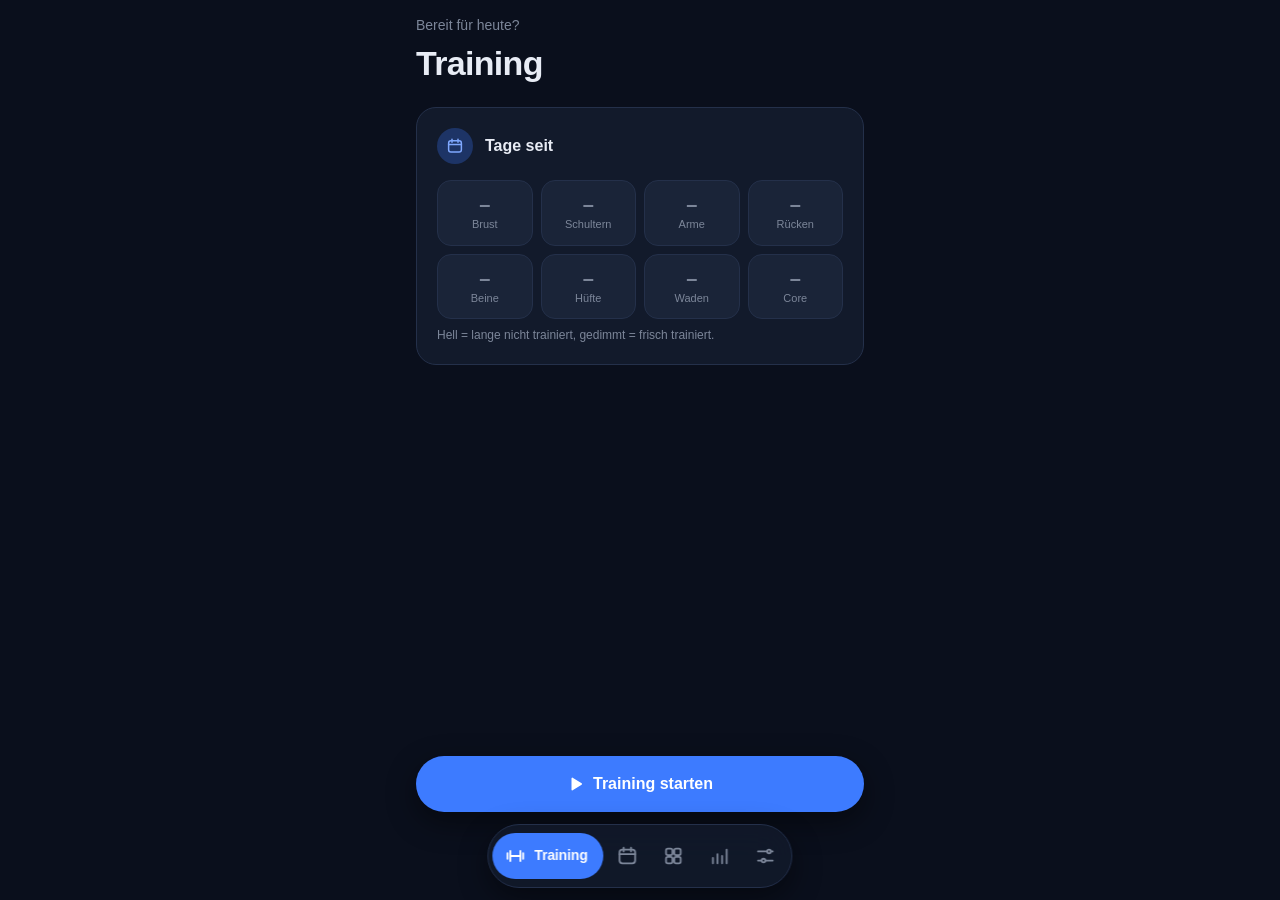
<file: index.html>
<!doctype html>
<html lang="de">
<head>
  <meta charset="utf-8">
  <meta name="viewport" content="width=device-width, initial-scale=1, viewport-fit=cover">
  <title>Overload</title>
  <meta name="description" content="Persönliche Gym-App für Trainingsdokumentation und Progressive Overload">
  <meta name="theme-color" content="#0A0F1C">
  <meta name="color-scheme" content="dark">

  <!-- iPhone: Start vom Homescreen ohne Safari-Leiste, dunkle Statusleiste -->
  <meta name="mobile-web-app-capable" content="yes">
  <meta name="apple-mobile-web-app-capable" content="yes">
  <meta name="apple-mobile-web-app-status-bar-style" content="black-translucent">
  <meta name="apple-mobile-web-app-title" content="Overload">
  <link rel="apple-touch-icon" href="assets/icons/icon-180.png">

  <link rel="manifest" href="manifest.webmanifest">
  <link rel="icon" href="assets/icons/icon-192.png" type="image/png">

  <link rel="stylesheet" href="css/tokens.css">
  <link rel="stylesheet" href="css/base.css">
  <link rel="stylesheet" href="css/components.css">
</head>
<body>
  <main id="app" class="app"></main>
  <script type="module" src="js/app.js"></script>
</body>
</html>
</file>
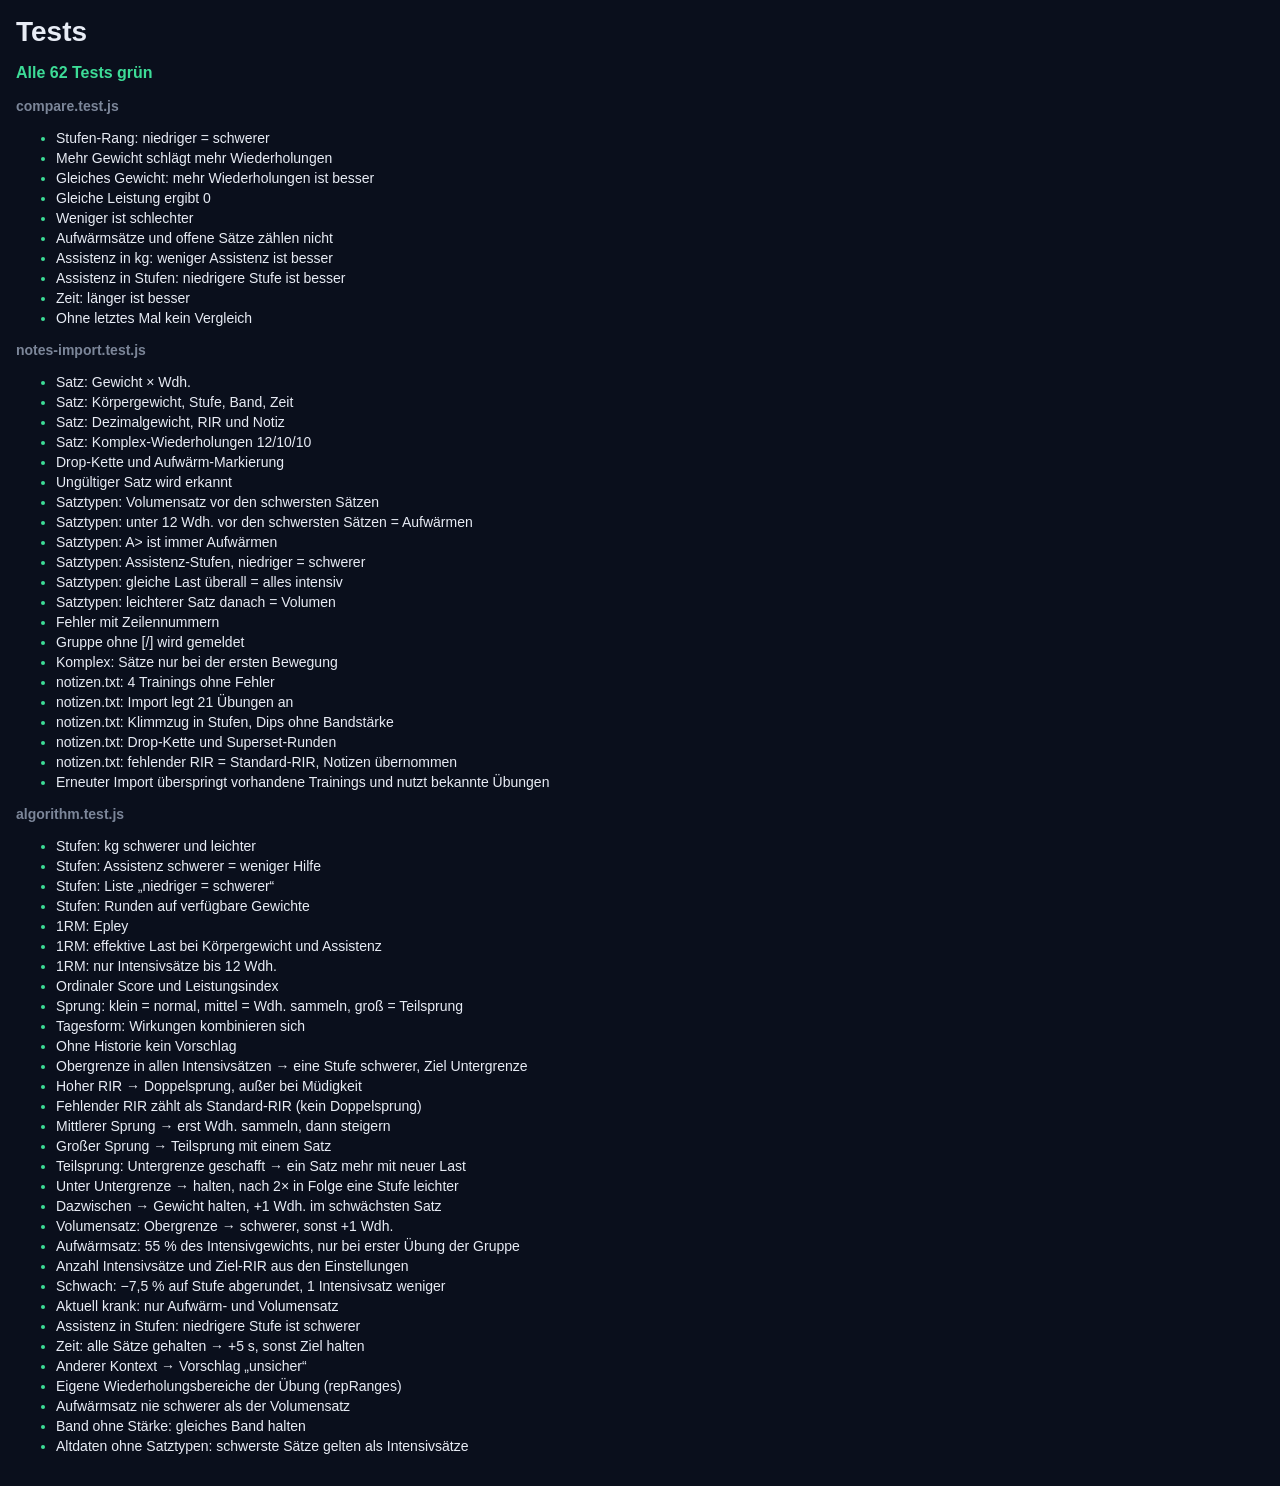
<file: tests/tests.html>
<!doctype html>
<html lang="de">
<head>
  <meta charset="utf-8">
  <meta name="viewport" content="width=device-width, initial-scale=1">
  <title>Overload – Tests</title>
  <link rel="stylesheet" href="../css/tokens.css">
  <style>
    body { margin: 0; padding: var(--space-4); background: var(--bg); color: var(--text); font-family: var(--font); }
    h1 { font-size: var(--text-xl); margin: 0 0 var(--space-2); }
    .summary { margin-bottom: var(--space-4); font-weight: 700; }
    .summary.pass { color: var(--success); }
    .summary.fail { color: var(--danger); }
    h2 { font-size: var(--text-sm); color: var(--text-muted); margin: var(--space-4) 0 var(--space-2); }
    li { font-size: var(--text-sm); margin-bottom: var(--space-1); }
    .pass::marker { color: var(--success); }
    .fail { color: var(--danger); }
  </style>
</head>
<body>
  <h1>Tests</h1>
  <p class="summary" id="summary">Läuft …</p>
  <div id="results"></div>
  <script type="module">
    // Testdateien: jede exportiert ein Objekt { 'Name': (assert) => { … } }
    const files = ['./compare.test.js', './notes-import.test.js', './algorithm.test.js'];

    const assert = {
      equal(actual, expected) {
        if (actual !== expected) throw new Error(`erwartet ${JSON.stringify(expected)}, erhalten ${JSON.stringify(actual)}`);
      },
      ok(value, message = 'Bedingung nicht erfüllt') {
        if (!value) throw new Error(message);
      },
    };

    let passed = 0;
    let failed = 0;
    const results = document.getElementById('results');

    for (const file of files) {
      const { default: tests } = await import(file);
      const heading = document.createElement('h2');
      heading.textContent = file.replace('./', '');
      const list = document.createElement('ul');
      results.append(heading, list);

      for (const [name, test] of Object.entries(tests)) {
        const item = document.createElement('li');
        try {
          await test(assert);
          item.className = 'pass';
          item.textContent = name;
          passed++;
        } catch (error) {
          item.className = 'fail';
          item.textContent = `${name}: ${error.message}`;
          failed++;
        }
        list.append(item);
      }
    }

    const summary = document.getElementById('summary');
    summary.textContent = failed ? `${failed} von ${passed + failed} Tests fehlgeschlagen` : `Alle ${passed} Tests grün`;
    summary.className = `summary ${failed ? 'fail' : 'pass'}`;
  </script>
</body>
</html>
</file>
<file: css/tokens.css>
/* Design-Tokens (SPEC.md, Abschnitt 3). Farben, Abstände und Radien nur hier definieren. */
:root {
  /* Farben */
  --bg: #0A0F1C;
  --surface: #121A2B;
  --surface-2: #1A2438;
  --border: #24304A;
  --accent: #3D7BFF;
  --accent-soft: #7FA8FF;
  --accent-dim: #1D3466;
  --on-accent: #FFFFFF;
  --text: #E8ECF5;
  --text-muted: #7C8699;

  --set-warmup: #5B6478;
  --set-volume: #3D7BFF;
  --set-intense: #FF8A3D;
  --set-drop: #FFB27D;

  --success: #3DDC97;
  --warning: #FFC24D;
  --danger: #FF5C6C;

  /* Radien */
  --radius-card: 20px;
  --radius-inner: 14px;
  --radius-pill: 999px;

  /* Abstände */
  --space-1: 4px;
  --space-2: 8px;
  --space-3: 12px;
  --space-4: 16px;
  --space-5: 20px;
  --space-6: 24px;
  --space-8: 32px;

  /* Schrift */
  --font: -apple-system, BlinkMacSystemFont, "SF Pro Text", "Helvetica Neue", sans-serif;
  --text-xs: 12px;
  --text-sm: 14px;
  --text-md: 16px;
  --text-lg: 20px;
  --text-xl: 28px;
  --text-xxl: 34px;

  /* Bedienung */
  --tap-min: 44px;
  --transition: 200ms ease;

  /* Fotos und Überlagerungen */
  --photo-overlay: linear-gradient(180deg, rgba(10, 15, 28, 0) 30%, rgba(10, 15, 28, 0.92) 100%);
  --photo-empty: linear-gradient(135deg, #1D3466 0%, #121A2B 70%);
  --scrim: rgba(0, 0, 0, 0.55);
  --shadow-float: 0 10px 30px rgba(0, 0, 0, 0.45);

  /* Aktives Training */
  --drop-indent: 20px;

  /* Tab-Leiste */
  --tabbar-height: 64px;
  --tabbar-gap: 12px;
  --tabbar-bg: rgba(18, 26, 43, 0.86);
}
</file>
<file: css/base.css>
/* Grundaussehen: Hintergrund, Schrift, sichere Bereiche des iPhones */
*,
*::before,
*::after {
  box-sizing: border-box;
}

html {
  -webkit-text-size-adjust: 100%;
  background: var(--bg);
}

body {
  margin: 0;
  min-height: 100dvh;
  background: var(--bg);
  color: var(--text);
  font-family: var(--font);
  font-size: var(--text-md);
  line-height: 1.4;
  -webkit-font-smoothing: antialiased;
  -webkit-tap-highlight-color: transparent;
  overscroll-behavior-y: none;
}

/* hidden gilt immer, auch wenn eine Komponente display setzt */
[hidden] {
  display: none !important;
}

button {
  font: inherit;
  color: inherit;
  background: none;
  border: 0;
  padding: 0;
  cursor: pointer;
  touch-action: manipulation;
}

h1,
h2,
h3,
p {
  margin: 0;
}

.num {
  font-variant-numeric: tabular-nums;
}

.app {
  padding:
    calc(env(safe-area-inset-top) + var(--space-4))
    var(--space-4)
    calc(env(safe-area-inset-bottom) + var(--tabbar-height) + var(--tabbar-gap) * 2 + var(--space-4));
  max-width: 480px;
  margin: 0 auto;
}

.screen {
  display: none;
  animation: screen-in var(--transition);
}

.screen.is-active {
  display: block;
}

/* Nur Deckkraft animieren: ein transform würde schwebende Buttons im Screen kurz verschieben */
@keyframes screen-in {
  from { opacity: 0; }
  to { opacity: 1; }
}

@media (prefers-reduced-motion: reduce) {
  .screen { animation: none; }
}
</file>
<file: css/components.css>
/* Komponenten: Kopfzeile, Karten, schwebende Tab-Leiste */

/* Kopfzeile eines Screens */
.screen-header {
  margin-bottom: var(--space-5);
}

.screen-eyebrow {
  font-size: var(--text-sm);
  color: var(--text-muted);
  margin-bottom: var(--space-1);
}

.screen-title {
  font-size: var(--text-xxl);
  font-weight: 700;
  letter-spacing: -0.02em;
}

/* Karte */
.card {
  background: var(--surface);
  border: 1px solid var(--border);
  border-radius: var(--radius-card);
  padding: var(--space-5);
}

.card + .card {
  margin-top: var(--space-3);
}

.card-title {
  font-size: var(--text-md);
  font-weight: 600;
  margin-bottom: var(--space-2);
}

.card-text {
  font-size: var(--text-sm);
  color: var(--text-muted);
}

/* Platzhalter-Karte für noch leere Tabs */
.placeholder {
  display: flex;
  flex-direction: column;
  align-items: center;
  text-align: center;
  gap: var(--space-3);
  padding: var(--space-8) var(--space-5);
}

.placeholder-icon {
  display: grid;
  place-items: center;
  width: 56px;
  height: 56px;
  border-radius: var(--radius-pill);
  background: var(--accent-dim);
  color: var(--accent-soft);
}

.placeholder-icon svg {
  width: 26px;
  height: 26px;
}

.badge {
  display: inline-block;
  padding: var(--space-1) var(--space-3);
  border-radius: var(--radius-pill);
  background: var(--surface-2);
  border: 1px solid var(--border);
  font-size: var(--text-xs);
  color: var(--text-muted);
}

/* Schwebende Tab-Leiste */
.tabbar {
  position: fixed;
  left: 50%;
  bottom: calc(env(safe-area-inset-bottom) + var(--tabbar-gap));
  transform: translateX(-50%);
  z-index: 10;
  display: flex;
  align-items: center;
  gap: 2px;
  height: var(--tabbar-height);
  max-width: calc(100vw - var(--space-4) * 2);
  padding: var(--space-2) var(--space-1);
  background: var(--tabbar-bg);
  border: 1px solid var(--border);
  border-radius: var(--radius-pill);
  -webkit-backdrop-filter: blur(20px) saturate(140%);
  backdrop-filter: blur(20px) saturate(140%);
  box-shadow: var(--shadow-float);
}

.tab {
  display: flex;
  align-items: center;
  justify-content: center;
  gap: var(--space-2);
  min-width: var(--tap-min);
  height: 100%;
  min-height: var(--tap-min);
  padding: 0 var(--space-2);
  border-radius: var(--radius-pill);
  color: var(--text-muted);
  transition: background-color var(--transition), color var(--transition);
}

.tab svg {
  width: 22px;
  height: 22px;
  flex-shrink: 0;
}

.tab-label {
  display: none;
  font-size: var(--text-sm);
  font-weight: 600;
  letter-spacing: -0.01em;
  white-space: nowrap;
}

.tab.is-active {
  background: var(--accent);
  color: var(--on-accent);
  padding: 0 var(--space-4) 0 var(--space-3);
}

.tab.is-active .tab-label {
  display: inline;
}

.tab:focus-visible {
  outline: 2px solid var(--accent-soft);
  outline-offset: 2px;
}

/* Abstände zwischen Karten und Elementen */
.stack {
  display: flex;
  flex-direction: column;
  gap: var(--space-3);
}

.stack-sm {
  display: flex;
  flex-direction: column;
  gap: var(--space-2);
}

.row {
  display: flex;
  gap: var(--space-2);
  margin-top: var(--space-3);
}

.row > .field {
  flex: 1;
  min-width: 0;
}

/* Kartenkopf mit Icon und Wert rechts */
.card-header {
  display: flex;
  align-items: center;
  gap: var(--space-3);
  margin-bottom: var(--space-4);
}

.card-header .card-title {
  margin: 0;
  flex: 1;
}

.card-aside {
  display: flex;
  flex-direction: column;
  align-items: flex-end;
  line-height: 1.15;
}

.icon-chip {
  display: grid;
  place-items: center;
  width: 36px;
  height: 36px;
  flex-shrink: 0;
  border-radius: var(--radius-pill);
  background: var(--accent-dim);
  color: var(--accent-soft);
}

.icon-chip svg {
  width: 18px;
  height: 18px;
}

.value-lg {
  font-size: var(--text-lg);
  font-weight: 700;
}

.value-lg small {
  font-size: var(--text-sm);
  font-weight: 500;
  color: var(--text-muted);
}

.meta {
  font-size: var(--text-xs);
  color: var(--text-muted);
}

.hint {
  font-size: var(--text-xs);
  color: var(--text-muted);
  margin-top: var(--space-2);
}

.status {
  font-size: var(--text-sm);
  margin-bottom: var(--space-4);
  padding-left: var(--space-4);
  position: relative;
}

.status::before {
  content: '';
  position: absolute;
  left: 0;
  top: 50%;
  width: 8px;
  height: 8px;
  margin-top: -4px;
  border-radius: var(--radius-pill);
}

.status-ok::before { background: var(--success); }
.status-warning::before { background: var(--warning); }

.text-success { color: var(--success); }
.text-warning { color: var(--warning); }

/* Buttons */
.btn {
  display: inline-flex;
  align-items: center;
  justify-content: center;
  gap: var(--space-2);
  min-height: var(--tap-min);
  padding: 0 var(--space-5);
  border-radius: var(--radius-pill);
  font-size: var(--text-md);
  font-weight: 600;
  transition: background-color var(--transition), opacity var(--transition), transform var(--transition);
}

.btn:active {
  transform: scale(0.98);
}

.btn:disabled {
  opacity: 0.6;
}

.btn svg {
  width: 20px;
  height: 20px;
}

.btn-block {
  width: 100%;
}

.btn-primary {
  background: var(--accent);
  color: var(--on-accent);
}

.btn-secondary {
  background: var(--surface-2);
  border: 1px solid var(--border);
}

.btn-danger {
  background: var(--surface-2);
  border: 1px solid var(--border);
  color: var(--danger);
}

.btn-ghost {
  color: var(--text-muted);
}

.icon-btn {
  display: grid;
  place-items: center;
  width: var(--tap-min);
  height: var(--tap-min);
  margin-right: calc(var(--space-3) * -1);
  border-radius: var(--radius-pill);
  color: var(--text-muted);
}

.icon-btn svg {
  width: 18px;
  height: 18px;
}

.icon-btn:active {
  background: var(--surface-2);
}

/* Eingabefelder */
.field {
  min-height: var(--tap-min);
  padding: 0 var(--space-4);
  background: var(--surface-2);
  border: 1px solid var(--border);
  border-radius: var(--radius-pill);
  color: var(--text);
  font: inherit;
  color-scheme: dark;
}

.field:focus,
.stepper-input:focus {
  outline: none;
  border-color: var(--accent);
}

/* −/+ Eingabe für Zahlen */
.stepper {
  display: flex;
  align-items: center;
  gap: var(--space-2);
}

.stepper-btn {
  display: grid;
  place-items: center;
  width: 56px;
  height: 56px;
  flex-shrink: 0;
  border-radius: var(--radius-pill);
  background: var(--surface-2);
  border: 1px solid var(--border);
  color: var(--text);
}

.stepper-btn:active {
  background: var(--accent-dim);
}

.stepper-btn svg {
  width: 22px;
  height: 22px;
}

.stepper-value {
  flex: 1;
  display: flex;
  align-items: baseline;
  justify-content: center;
  gap: var(--space-1);
  height: 56px;
  padding-top: var(--space-2);
  background: var(--surface-2);
  border: 1px solid var(--border);
  border-radius: var(--radius-inner);
}

.stepper-input {
  width: 4.5ch;
  padding: 0;
  background: none;
  border: 0;
  color: var(--text);
  font: inherit;
  font-size: var(--text-xl);
  font-weight: 700;
  text-align: right;
}

.stepper-unit {
  color: var(--text-muted);
  font-size: var(--text-sm);
}

/* Listen in Karten */
.list {
  list-style: none;
  margin: var(--space-4) 0 0;
  padding: 0;
}

.list-row {
  display: flex;
  align-items: center;
  gap: var(--space-3);
  min-height: var(--tap-min);
  border-top: 1px solid var(--border);
}

.list-row-sub .list-label {
  font-size: var(--text-xs);
  color: var(--text-muted);
}

.list-label {
  flex: 1;
  font-size: var(--text-sm);
}

.list-value {
  font-size: var(--text-sm);
  font-weight: 600;
}

.list-value.meta {
  font-weight: 400;
}

/* Bottom-Sheet */
.sheet-overlay {
  position: fixed;
  inset: 0;
  z-index: 30;
  display: flex;
  align-items: flex-end;
  justify-content: center;
  background: transparent;
  transition: background-color var(--transition);
}

.sheet-overlay.is-open {
  background: var(--scrim);
}

.sheet {
  width: 100%;
  max-width: 480px;
  max-height: 90dvh;
  overflow-y: auto;
  padding: var(--space-3) var(--space-5) calc(env(safe-area-inset-bottom) + var(--space-4));
  background: var(--surface);
  border: 1px solid var(--border);
  border-bottom: 0;
  border-radius: var(--radius-card) var(--radius-card) 0 0;
  transform: translateY(100%);
  transition: transform 250ms ease;
}

.sheet-overlay.is-open .sheet {
  transform: none;
}

.sheet-handle {
  width: 36px;
  height: 5px;
  margin: 0 auto var(--space-4);
  border-radius: var(--radius-pill);
  background: var(--border);
}

.sheet-title {
  font-size: var(--text-lg);
  font-weight: 700;
  margin-bottom: var(--space-2);
}

.sheet-text {
  font-size: var(--text-sm);
  color: var(--text-muted);
  margin-bottom: var(--space-4);
}

.sheet-actions {
  display: flex;
  flex-direction: column;
  gap: var(--space-2);
  margin-top: var(--space-5);
}

/* Kurze Meldung oben am Bildschirm */
.toast {
  position: fixed;
  left: 50%;
  top: calc(env(safe-area-inset-top) + var(--space-3));
  z-index: 40;
  max-width: calc(100vw - var(--space-8));
  padding: var(--space-3) var(--space-5);
  border-radius: var(--radius-pill);
  background: var(--surface-2);
  border: 1px solid var(--border);
  font-size: var(--text-sm);
  font-weight: 600;
  text-align: center;
  box-shadow: var(--shadow-float);
  opacity: 0;
  transform: translate(-50%, -8px);
  transition: opacity var(--transition), transform var(--transition);
}

.toast.is-visible {
  opacity: 1;
  transform: translate(-50%, 0);
}

.toast-success { border-color: var(--success); }
.toast-danger { border-color: var(--danger); }

@media (prefers-reduced-motion: reduce) {
  .sheet,
  .toast {
    transition: none;
  }
}

/* Umschalter (Segmente) */
.segmented {
  display: flex;
  padding: var(--space-1);
  background: var(--surface-2);
  border: 1px solid var(--border);
  border-radius: var(--radius-pill);
}

.segment {
  flex: 1;
  min-height: 38px;
  padding: 0 var(--space-3);
  border-radius: var(--radius-pill);
  font-size: var(--text-sm);
  font-weight: 600;
  color: var(--text-muted);
  transition: background-color var(--transition), color var(--transition);
}

.segment.is-active {
  background: var(--accent);
  color: var(--on-accent);
}

/* Pillen-Filter */
.pills {
  display: flex;
  flex-wrap: wrap;
  gap: var(--space-2);
}

.pills-scroll {
  flex-wrap: nowrap;
  overflow-x: auto;
  margin: 0 calc(var(--space-4) * -1);
  padding: 0 var(--space-4);
  scrollbar-width: none;
}

.pills-scroll::-webkit-scrollbar {
  display: none;
}

.pill {
  flex-shrink: 0;
  min-height: 38px;
  padding: 0 var(--space-4);
  border-radius: var(--radius-pill);
  background: var(--surface);
  border: 1px solid var(--border);
  font-size: var(--text-sm);
  font-weight: 500;
  color: var(--text);
  transition: background-color var(--transition), color var(--transition), border-color var(--transition);
}

.pill.is-active {
  background: var(--text);
  border-color: var(--text);
  color: var(--bg);
  font-weight: 600;
}

/* Suche */
.search {
  display: flex;
  align-items: center;
  gap: var(--space-2);
  min-height: var(--tap-min);
  padding: 0 var(--space-4);
  background: var(--surface);
  border: 1px solid var(--border);
  border-radius: var(--radius-pill);
  color: var(--text-muted);
}

.search svg {
  width: 18px;
  height: 18px;
  flex-shrink: 0;
}

.search-input {
  flex: 1;
  min-width: 0;
  min-height: var(--tap-min);
  background: none;
  border: 0;
  color: var(--text);
  font: inherit;
  -webkit-appearance: none;
  appearance: none;
}

.search-input:focus {
  outline: none;
}

.filters {
  margin-bottom: var(--space-4);
}

/* Übungskarten mit Foto */
.exercise-list {
  display: flex;
  flex-direction: column;
  gap: var(--space-3);
}

.exercise-card {
  position: relative;
  display: flex;
  align-items: flex-end;
  width: 100%;
  height: 148px;
  padding: var(--space-4);
  overflow: hidden;
  border: 1px solid var(--border);
  border-radius: var(--radius-card);
  background: var(--photo-empty);
  background-size: cover;
  background-position: center;
  text-align: left;
  transition: transform var(--transition);
}

.exercise-card:active {
  transform: scale(0.985);
}

.exercise-card::before {
  content: '';
  position: absolute;
  inset: 0;
  background: var(--photo-overlay);
}

.exercise-card.is-archived {
  opacity: 0.55;
}

.exercise-card-initial {
  position: absolute;
  right: var(--space-5);
  top: 50%;
  transform: translateY(-50%);
  font-size: 88px;
  font-weight: 800;
  line-height: 1;
  color: var(--accent);
  opacity: 0.35;
}

.exercise-card-text {
  position: relative;
  display: flex;
  flex-direction: column;
  gap: 2px;
  min-width: 0;
}

.exercise-card-name {
  font-size: var(--text-md);
  font-weight: 700;
  color: var(--text);
}

.exercise-card-meta {
  font-size: var(--text-xs);
  color: var(--text-muted);
}

.exercise-card.has-photo .exercise-card-meta {
  color: var(--text);
  opacity: 0.8;
}

.chip {
  position: absolute;
  left: var(--space-3);
  top: var(--space-3);
  padding: 3px var(--space-3);
  border-radius: var(--radius-pill);
  background: var(--tabbar-bg);
  -webkit-backdrop-filter: blur(10px);
  backdrop-filter: blur(10px);
  font-size: var(--text-xs);
  font-weight: 600;
  color: var(--text);
}

.chip-new {
  background: var(--accent);
  color: var(--on-accent);
}

.chip-archived {
  left: auto;
  right: var(--space-3);
}

/* Schwebender Hinzufügen-Button über der Tab-Leiste */
.fab {
  position: fixed;
  right: var(--space-4);
  bottom: calc(env(safe-area-inset-bottom) + var(--tabbar-height) + var(--tabbar-gap) * 2);
  z-index: 9;
  display: inline-flex;
  align-items: center;
  gap: var(--space-2);
  min-height: 48px;
  padding: 0 var(--space-5) 0 var(--space-4);
  border-radius: var(--radius-pill);
  background: var(--accent);
  color: var(--on-accent);
  font-weight: 600;
  box-shadow: var(--shadow-float);
}

.fab svg {
  width: 20px;
  height: 20px;
}

#screen-exercises {
  padding-bottom: calc(48px + var(--space-4));
}

/* Vollbild-Ansicht */
body.has-view {
  overflow: hidden;
}

body.has-view .tabbar,
body.has-view .fab {
  display: none;
}

.view {
  position: fixed;
  inset: 0;
  z-index: 20;
  display: flex;
  flex-direction: column;
  background: var(--bg);
  transform: translateX(100%);
  transition: transform 250ms ease;
}

.view.is-open {
  transform: none;
}

.view-header {
  display: flex;
  align-items: center;
  gap: var(--space-2);
  padding: calc(env(safe-area-inset-top) + var(--space-2)) var(--space-4) var(--space-2);
  border-bottom: 1px solid var(--border);
}

.view-back {
  display: inline-flex;
  align-items: center;
  min-height: var(--tap-min);
  margin-left: calc(var(--space-2) * -1);
  padding-right: var(--space-2);
  color: var(--accent-soft);
  font-weight: 500;
}

.view-back svg {
  width: 24px;
  height: 24px;
}

.view-title {
  flex: 1;
  font-size: var(--text-md);
  font-weight: 700;
  text-align: center;
  margin-right: 72px;
}

.view-body {
  flex: 1;
  overflow-y: auto;
  -webkit-overflow-scrolling: touch;
  padding: var(--space-4);
}

.view-footer {
  padding: var(--space-3) var(--space-4) calc(env(safe-area-inset-bottom) + var(--space-3));
  background: var(--bg);
  border-top: 1px solid var(--border);
}

/* Formular */
.form {
  display: flex;
  flex-direction: column;
  gap: var(--space-5);
  max-width: 480px;
  margin: 0 auto;
}

.form-section {
  display: flex;
  flex-direction: column;
  gap: var(--space-3);
}

.form-section-title {
  font-size: var(--text-xs);
  font-weight: 700;
  letter-spacing: 0.06em;
  text-transform: uppercase;
  color: var(--text-muted);
}

.form-field {
  display: flex;
  flex-direction: column;
  gap: var(--space-1);
  min-width: 0;
}

.form-label {
  font-size: var(--text-sm);
  color: var(--text-muted);
}

.form-hint {
  font-size: var(--text-xs);
  color: var(--text-muted);
}

.field-num {
  width: 100%;
  text-align: center;
}

.field-area {
  min-height: 72px;
  padding: var(--space-3) var(--space-4);
  border-radius: var(--radius-inner);
  resize: none;
}

.triple {
  display: grid;
  grid-template-columns: repeat(3, 1fr);
  gap: var(--space-2);
}

/* Foto-Auswahl */
.photo-picker {
  position: relative;
  display: grid;
  place-items: center;
  height: 180px;
  overflow: hidden;
  border: 1px dashed var(--border);
  border-radius: var(--radius-card);
  background: var(--surface);
  cursor: pointer;
}

.photo-picker-preview {
  position: absolute;
  inset: 0;
  background-size: cover;
  background-position: center;
}

.photo-picker-preview.has-photo::after {
  content: '';
  position: absolute;
  inset: 0;
  background: var(--photo-overlay);
}

.photo-picker-label {
  position: relative;
  display: inline-flex;
  align-items: center;
  gap: var(--space-2);
  padding: var(--space-2) var(--space-4);
  border-radius: var(--radius-pill);
  background: var(--tabbar-bg);
  font-size: var(--text-sm);
  font-weight: 600;
}

.photo-picker-label svg {
  width: 20px;
  height: 20px;
}

.photo-remove {
  position: absolute;
  top: var(--space-2);
  right: var(--space-2);
  display: grid;
  place-items: center;
  width: var(--tap-min);
  height: var(--tap-min);
  border-radius: var(--radius-pill);
  background: var(--tabbar-bg);
}

.photo-remove svg {
  width: 18px;
  height: 18px;
}

/* Schalter */
.toggle-row {
  display: flex;
  align-items: center;
  gap: var(--space-3);
  min-height: var(--tap-min);
  cursor: pointer;
}

.toggle-text {
  flex: 1;
  display: flex;
  flex-direction: column;
}

.toggle-text small {
  font-size: var(--text-xs);
  color: var(--text-muted);
}

.switch-input {
  position: absolute;
  opacity: 0;
  pointer-events: none;
}

.switch {
  position: relative;
  width: 51px;
  height: 31px;
  flex-shrink: 0;
  border-radius: var(--radius-pill);
  background: var(--surface-2);
  border: 1px solid var(--border);
  transition: background-color var(--transition);
}

.switch::after {
  content: '';
  position: absolute;
  top: 2px;
  left: 2px;
  width: 25px;
  height: 25px;
  border-radius: var(--radius-pill);
  background: var(--text);
  transition: transform var(--transition);
}

.switch-input:checked + .switch {
  background: var(--accent);
  border-color: var(--accent);
}

.switch-input:checked + .switch::after {
  transform: translateX(20px);
}

.switch-input:focus-visible + .switch {
  outline: 2px solid var(--accent-soft);
  outline-offset: 2px;
}

/* Spürgefühl */
.feel-list {
  display: flex;
  flex-direction: column;
}

.feel-row {
  display: flex;
  align-items: center;
  gap: var(--space-2);
  min-height: var(--tap-min);
  border-top: 1px solid var(--border);
}

.feel-label {
  flex: 1;
  min-width: 0;
  font-size: var(--text-sm);
}

.rating {
  display: flex;
}

.rating-dot {
  position: relative;
  width: 34px;
  height: var(--tap-min);
}

.rating-dot::after {
  content: '';
  position: absolute;
  left: 50%;
  top: 50%;
  width: 18px;
  height: 18px;
  margin: -9px 0 0 -9px;
  border-radius: var(--radius-pill);
  background: var(--surface-2);
  border: 1px solid var(--border);
  transition: background-color var(--transition), border-color var(--transition);
}

.rating-dot.is-on::after {
  background: var(--accent);
  border-color: var(--accent-soft);
}

.feel-more summary {
  min-height: var(--tap-min);
  display: flex;
  align-items: center;
  border-top: 1px solid var(--border);
  color: var(--accent-soft);
  font-size: var(--text-sm);
  font-weight: 600;
  cursor: pointer;
  list-style: none;
}

.feel-more summary::-webkit-details-marker {
  display: none;
}

.feel-more summary::after {
  content: '+';
  margin-left: auto;
  font-size: var(--text-lg);
}

.feel-more[open] summary::after {
  content: '−';
}

.feel-group-title {
  margin-top: var(--space-3);
  margin-bottom: var(--space-1);
  font-size: var(--text-xs);
  font-weight: 700;
  color: var(--text-muted);
  text-transform: uppercase;
  letter-spacing: 0.06em;
}

@media (prefers-reduced-motion: reduce) {
  .view {
    transition: none;
  }
}

/* Haupt-Aktion über der Tab-Leiste (Training starten) */
.cta {
  position: fixed;
  left: 50%;
  bottom: calc(env(safe-area-inset-bottom) + var(--tabbar-height) + var(--tabbar-gap) * 2);
  z-index: 9;
  transform: translateX(-50%);
  display: inline-flex;
  align-items: center;
  justify-content: center;
  gap: var(--space-2);
  width: calc(100% - var(--space-4) * 2);
  max-width: 448px;
  min-height: 56px;
  border-radius: var(--radius-pill);
  background: var(--accent);
  color: var(--on-accent);
  font-size: var(--text-md);
  font-weight: 700;
  box-shadow: var(--shadow-float);
}

.cta svg {
  width: 18px;
  height: 18px;
}

.cta:active {
  transform: translateX(-50%) scale(0.98);
}

body.has-view .cta {
  display: none;
}

#screen-training {
  padding-bottom: calc(56px + var(--space-4));
}

.card-accent {
  border-color: var(--accent);
  background: linear-gradient(135deg, var(--accent-dim) 0%, var(--surface) 80%);
}

.eyebrow {
  font-size: var(--text-xs);
  font-weight: 700;
  letter-spacing: 0.06em;
  text-transform: uppercase;
  color: var(--accent-soft);
  margin-bottom: var(--space-1);
}

/* Tage seit je Muskelgruppe */
.recovery-grid {
  display: grid;
  grid-template-columns: repeat(4, 1fr);
  gap: var(--space-2);
}

.recovery-tile {
  display: flex;
  flex-direction: column;
  align-items: center;
  gap: 2px;
  padding: var(--space-3) var(--space-1);
  border-radius: var(--radius-inner);
  background: var(--surface-2);
  border: 1px solid var(--border);
}

.recovery-days {
  font-size: var(--text-lg);
  font-weight: 700;
  line-height: 1.1;
}

.recovery-label {
  font-size: 11px;
  color: var(--text-muted);
}

.recovery-none .recovery-days,
.recovery-0 .recovery-days {
  color: var(--text-muted);
}

.recovery-1 {
  background: var(--accent-dim);
  border-color: var(--accent-dim);
}

.recovery-2 {
  background: var(--accent);
  border-color: var(--accent);
}

.recovery-3 {
  background: var(--accent-soft);
  border-color: var(--accent-soft);
}

.recovery-2 .recovery-days,
.recovery-2 .recovery-label,
.recovery-3 .recovery-days,
.recovery-3 .recovery-label {
  color: var(--bg);
}

/* Schritte im Ablauf */
.steps {
  display: flex;
  gap: var(--space-2);
}

.steps-item {
  flex: 1;
  padding-top: var(--space-2);
  border-top: 3px solid var(--border);
  font-size: var(--text-xs);
  font-weight: 600;
  color: var(--text-muted);
}

.steps-item.is-done {
  border-color: var(--accent-dim);
}

.steps-item.is-active {
  border-color: var(--accent);
  color: var(--text);
}

/* Übungsauswahl */
.pick-grid {
  display: grid;
  grid-template-columns: repeat(2, 1fr);
  gap: var(--space-2);
}

.pick-card {
  position: relative;
  display: flex;
  align-items: flex-end;
  height: 128px;
  padding: var(--space-3);
  overflow: hidden;
  border: 2px solid var(--border);
  border-radius: var(--radius-card);
  background: var(--photo-empty);
  background-size: cover;
  background-position: center;
  text-align: left;
  transition: border-color var(--transition), transform var(--transition);
}

.pick-card::before {
  content: '';
  position: absolute;
  inset: 0;
  background: var(--photo-overlay);
}

.pick-card:active {
  transform: scale(0.97);
}

.pick-card.is-selected {
  border-color: var(--accent);
  box-shadow: 0 0 0 1px var(--accent);
}

.pick-card .exercise-card-initial {
  font-size: 56px;
  right: var(--space-3);
  top: 58%;
}

.pick-name {
  font-size: var(--text-sm);
  font-weight: 700;
  line-height: 1.2;
  color: var(--text);
}

.pick-badge {
  position: absolute;
  top: var(--space-2);
  right: var(--space-2);
  display: grid;
  place-items: center;
  width: 28px;
  height: 28px;
  border-radius: var(--radius-pill);
  border: 2px solid var(--text);
  background: var(--tabbar-bg);
  font-size: var(--text-sm);
  font-weight: 700;
  opacity: 0.7;
}

.pick-card.is-selected .pick-badge {
  border-color: var(--accent);
  background: var(--accent);
  color: var(--on-accent);
  opacity: 1;
}

.more-exercises summary {
  min-height: var(--tap-min);
  display: flex;
  align-items: center;
  color: var(--accent-soft);
  font-weight: 600;
  cursor: pointer;
  list-style: none;
}

.more-exercises summary::-webkit-details-marker {
  display: none;
}

.more-exercises .pick-grid {
  margin-top: var(--space-3);
}

/* Planung */
.plan-list {
  display: flex;
  flex-direction: column;
}

.plan-block {
  background: var(--surface);
  border: 1px solid var(--border);
  border-radius: var(--radius-card);
  touch-action: pan-y;
}

.plan-block.is-dragging {
  position: relative;
  z-index: 2;
  box-shadow: var(--shadow-float);
  border-color: var(--accent);
}

.plan-list.is-sorting .plan-link {
  visibility: hidden;
}

.plan-row {
  display: flex;
  align-items: center;
  gap: var(--space-3);
  min-height: 64px;
  padding: var(--space-2) var(--space-4) var(--space-2) var(--space-1);
}

.plan-handle,
.plan-handle-space {
  display: grid;
  place-items: center;
  width: 36px;
  height: var(--tap-min);
  flex-shrink: 0;
  color: var(--text-muted);
  touch-action: none;
  cursor: grab;
}

.plan-handle svg {
  width: 20px;
  height: 20px;
}

.plan-thumb {
  display: grid;
  place-items: center;
  width: 44px;
  height: 44px;
  flex-shrink: 0;
  border-radius: var(--radius-inner);
  background: var(--photo-empty);
  background-size: cover;
  background-position: center;
  font-weight: 800;
  color: var(--accent-soft);
}

.plan-text {
  flex: 1;
  min-width: 0;
  display: flex;
  flex-direction: column;
}

.plan-name {
  font-size: var(--text-sm);
  font-weight: 600;
}

.plan-meta {
  font-size: var(--text-xs);
  color: var(--text-muted);
}

.plan-link {
  display: inline-flex;
  align-items: center;
  justify-content: center;
  gap: var(--space-1);
  align-self: center;
  min-height: 36px;
  margin: var(--space-1) 0;
  padding: 0 var(--space-3);
  border-radius: var(--radius-pill);
  font-size: var(--text-xs);
  font-weight: 600;
  color: var(--text-muted);
}

.plan-link svg {
  width: 16px;
  height: 16px;
}

.plan-link:active {
  background: var(--surface-2);
  color: var(--accent-soft);
}

/* Gruppe: farbige Klammer links */
.plan-group {
  position: relative;
  padding-left: var(--space-2);
}

.plan-group::before {
  content: '';
  position: absolute;
  left: var(--space-2);
  top: 56px;
  bottom: var(--space-4);
  width: 4px;
  border-radius: var(--radius-pill);
  background: var(--accent);
}

.plan-group-complex::before {
  background: var(--set-intense);
}

.plan-group-header {
  display: flex;
  align-items: center;
  gap: var(--space-2);
  padding: var(--space-2) var(--space-4) 0 0;
}

.plan-group-header .segmented {
  flex: 1;
}

.plan-group-header .icon-btn {
  margin-right: calc(var(--space-2) * -1);
}

.plan-group-hint {
  padding: var(--space-1) var(--space-4) 0 var(--space-8);
  font-size: var(--text-xs);
  color: var(--text-muted);
}

.plan-group .plan-row {
  padding-left: var(--space-3);
}

.plan-summary {
  margin: var(--space-2) 0 0;
  padding-left: var(--space-5);
  font-size: var(--text-sm);
  line-height: 1.8;
}

/* Aktives Training */
.active {
  display: flex;
  flex-direction: column;
  gap: var(--space-3);
  max-width: 480px;
  margin: 0 auto;
}

.active-list {
  display: flex;
  flex-direction: column;
  gap: var(--space-3);
}

.active-footer {
  display: flex;
  flex-direction: column;
  gap: var(--space-2);
}

.ex-card {
  padding: var(--space-4);
  background: var(--surface);
  border: 1px solid var(--border);
  border-radius: var(--radius-card);
}

.ex-header {
  display: flex;
  gap: var(--space-3);
  margin-bottom: var(--space-3);
}

.ex-thumb {
  display: grid;
  place-items: center;
  width: 56px;
  height: 56px;
  flex-shrink: 0;
  border-radius: var(--radius-inner);
  background: var(--photo-empty);
  background-size: cover;
  background-position: center;
  font-size: var(--text-lg);
  font-weight: 800;
  color: var(--accent-soft);
}

.ex-title {
  flex: 1;
  min-width: 0;
  display: flex;
  flex-direction: column;
  gap: 2px;
}

.ex-name {
  font-size: var(--text-md);
  font-weight: 700;
  line-height: 1.25;
}

.ex-meta {
  font-size: var(--text-xs);
  color: var(--text-muted);
}

.ex-setup {
  display: flex;
  align-items: center;
  gap: var(--space-1);
  font-size: var(--text-xs);
  color: var(--accent-soft);
}

.ex-setup svg {
  width: 14px;
  height: 14px;
  flex-shrink: 0;
}

.last-line {
  margin-top: var(--space-1);
  font-size: var(--text-xs);
  line-height: 1.5;
  color: var(--text-muted);
  font-variant-numeric: tabular-nums;
}

.last-line strong {
  color: var(--text);
  font-weight: 600;
}

.last-context {
  color: var(--warning);
}

.ex-last-note {
  margin-top: var(--space-1);
  padding: var(--space-1) var(--space-2);
  border-left: 2px solid var(--warning);
  font-size: var(--text-xs);
  color: var(--text);
}

.set-list {
  display: flex;
  flex-direction: column;
  gap: var(--space-2);
}

.set-row {
  margin-left: calc(var(--depth, 0) * var(--drop-indent));
  border-radius: var(--radius-inner);
  background: var(--surface-2);
  border: 1px solid var(--border);
}

.set-row.is-compact {
  display: flex;
  align-items: center;
  gap: var(--space-2);
  min-height: var(--tap-min);
  padding: 0 var(--space-3) 0 var(--space-2);
}

.set-row.is-compact.is-done {
  background: transparent;
}

.set-compact-text {
  flex: 1;
  min-height: var(--tap-min);
  text-align: left;
  font-size: var(--text-sm);
  font-weight: 600;
}

.set-row.is-done .set-compact-text {
  color: var(--text-muted);
}

.set-rir {
  font-weight: 400;
  color: var(--text-muted);
}

.set-done-mark {
  display: grid;
  place-items: center;
  width: 28px;
  height: 28px;
  border-radius: var(--radius-pill);
  background: var(--success);
  color: var(--bg);
}

.set-done-mark svg {
  width: 16px;
  height: 16px;
  stroke-width: 3;
}

.drop-btn {
  min-height: 32px;
  padding: 0 var(--space-3);
  border-radius: var(--radius-pill);
  border: 1px dashed var(--set-drop);
  color: var(--set-drop);
  font-size: var(--text-xs);
  font-weight: 600;
}

.set-row.is-open {
  display: flex;
  flex-direction: column;
  gap: var(--space-3);
  padding: var(--space-3);
}

.set-row.is-focus {
  border-color: var(--accent);
  box-shadow: 0 0 0 1px var(--accent);
}

.set-head {
  display: flex;
  align-items: center;
  gap: var(--space-2);
}

.set-title {
  flex: 1;
  font-size: var(--text-sm);
  font-weight: 700;
}

.set-collapse {
  min-height: 32px;
  font-size: var(--text-xs);
  color: var(--text-muted);
}

.set-head .icon-btn {
  margin-right: calc(var(--space-2) * -1);
}

/* Satztyp-Abzeichen in den Farben aus SPEC 3 */
.set-badge {
  display: grid;
  place-items: center;
  width: 28px;
  height: 28px;
  flex-shrink: 0;
  border-radius: var(--radius-pill);
  font-size: var(--text-xs);
  font-weight: 800;
  color: var(--bg);
}

button.set-badge {
  box-shadow: 0 0 0 8px transparent;
}

.set-badge-warmup { background: var(--set-warmup); color: var(--text); }
.set-badge-volume { background: var(--set-volume); color: var(--on-accent); }
.set-badge-intense { background: var(--set-intense); }
.set-badge-drop { background: var(--set-drop); }

.set-inputs {
  display: grid;
  gap: var(--space-2);
}

.set-inputs.is-pair {
  grid-template-columns: 1fr 1fr;
}

.set-stepper {
  display: flex;
  align-items: center;
  min-width: 0;
  background: var(--surface);
  border: 1px solid var(--border);
  border-radius: var(--radius-pill);
}

.set-step {
  display: grid;
  place-items: center;
  width: var(--tap-min);
  height: var(--tap-min);
  flex-shrink: 0;
  border-radius: var(--radius-pill);
  color: var(--text);
}

.set-step:active {
  background: var(--accent-dim);
}

.set-step svg {
  width: 18px;
  height: 18px;
}

.set-value {
  flex: 1;
  min-width: 0;
  display: flex;
  flex-direction: column;
  align-items: center;
  line-height: 1.1;
}

.set-input,
.set-level {
  width: 100%;
  min-width: 0;
  padding: 0;
  background: none;
  border: 0;
  color: var(--text);
  font: inherit;
  font-size: var(--text-lg);
  font-weight: 700;
  text-align: center;
}

.set-input:focus {
  outline: none;
  color: var(--accent-soft);
}

.set-unit {
  font-size: 10px;
  color: var(--text-muted);
}

.complex-reps {
  display: flex;
  flex-direction: column;
  gap: var(--space-2);
}

.complex-rep-row {
  display: grid;
  grid-template-columns: 1fr 150px;
  align-items: center;
  gap: var(--space-2);
}

.complex-rep-name {
  font-size: var(--text-sm);
  min-width: 0;
}

.set-foot {
  display: flex;
  align-items: center;
  gap: var(--space-2);
}

.rir {
  flex: 1;
  display: flex;
  align-items: center;
  gap: 2px;
  min-width: 0;
}

.rir-label {
  width: 26px;
  font-size: 10px;
  font-weight: 700;
  color: var(--text-muted);
}

.rir-chip {
  flex: 1;
  min-width: 0;
  height: var(--tap-min);
  border-radius: var(--radius-inner);
  font-size: var(--text-md);
  font-weight: 600;
  color: var(--text-muted);
  font-variant-numeric: tabular-nums;
}

.rir-chip.is-active {
  background: var(--accent);
  color: var(--on-accent);
}

.set-check {
  display: grid;
  place-items: center;
  width: 56px;
  height: 52px;
  flex-shrink: 0;
  border-radius: var(--radius-inner);
  border: 2px solid var(--accent);
  color: var(--accent);
  transition: background-color var(--transition), color var(--transition);
}

.set-check svg {
  width: 26px;
  height: 26px;
  stroke-width: 3;
}

.set-check.is-done {
  background: var(--success);
  border-color: var(--success);
  color: var(--bg);
}

.ex-actions {
  display: flex;
  gap: var(--space-2);
  margin-top: var(--space-3);
}

.ex-action {
  display: inline-flex;
  align-items: center;
  gap: var(--space-1);
  min-height: 36px;
  padding: 0 var(--space-3);
  border-radius: var(--radius-pill);
  background: var(--surface-2);
  font-size: var(--text-sm);
  font-weight: 600;
  color: var(--text-muted);
}

.ex-action svg {
  width: 16px;
  height: 16px;
}

.ex-note {
  margin-top: var(--space-2);
}

/* Superset: farbige Klammer über die Karten */
.superset {
  position: relative;
  padding-left: var(--space-4);
}

.superset::before {
  content: '';
  position: absolute;
  left: 0;
  top: 28px;
  bottom: var(--space-2);
  width: 4px;
  border-radius: var(--radius-pill);
  background: var(--accent);
}

.superset-body {
  display: flex;
  flex-direction: column;
  gap: var(--space-2);
}

.ex-complex {
  border-color: var(--set-intense);
}

.eyebrow-complex {
  color: var(--set-intense);
}

/* Pausentimer */
.rest-timer {
  position: relative;
  overflow: hidden;
  border-radius: var(--radius-inner);
  background: var(--accent-dim);
  border: 1px solid var(--accent);
}

.rest-progress {
  position: absolute;
  inset: 0;
}

.rest-progress-bar {
  position: absolute;
  inset: 0;
  background: var(--accent);
  opacity: 0.35;
  transform-origin: left;
  transition: transform 250ms linear;
}

.rest-main {
  position: relative;
  display: flex;
  align-items: center;
  gap: var(--space-2);
  padding: var(--space-2) var(--space-2) var(--space-2) var(--space-4);
}

.rest-text {
  flex: 1;
  display: flex;
  flex-direction: column;
  line-height: 1.1;
}

.rest-label {
  font-size: var(--text-xs);
  font-weight: 600;
  color: var(--accent-soft);
}

.rest-time {
  font-size: var(--text-xl);
  font-weight: 800;
}

.rest-actions {
  display: flex;
  gap: var(--space-1);
}

.rest-btn {
  min-width: var(--tap-min);
  height: var(--tap-min);
  padding: 0 var(--space-2);
  border-radius: var(--radius-pill);
  background: var(--tabbar-bg);
  font-size: var(--text-sm);
  font-weight: 700;
  font-variant-numeric: tabular-nums;
}

.rest-skip {
  background: var(--accent);
  color: var(--on-accent);
}

.rest-timer.is-ending {
  border-color: var(--warning);
}

.rest-timer.is-ending .rest-time {
  color: var(--warning);
}

.rest-timer.is-done {
  background: var(--success);
  border-color: var(--success);
  animation: rest-pulse 600ms ease 3;
}

.rest-timer.is-done .rest-label,
.rest-timer.is-done .rest-time {
  color: var(--bg);
}

.rest-timer.is-done .rest-actions {
  display: none;
}

@keyframes rest-pulse {
  50% { transform: scale(1.02); }
}

/* Abschluss */
.finish-total {
  font-size: var(--text-lg);
  font-weight: 700;
}

.trend {
  width: 36px;
  text-align: right;
  font-size: var(--text-sm);
  font-weight: 700;
}

.trend-up { color: var(--success); }
.trend-same { color: var(--text-muted); }
.trend-down { color: var(--danger); }
.trend-none { color: var(--text-muted); font-size: var(--text-xs); font-weight: 500; }

@media (prefers-reduced-motion: reduce) {
  .rest-timer.is-done { animation: none; }
  .rest-progress-bar { transition: none; }
}

/* Verlauf */
.history {
  display: flex;
  flex-direction: column;
  gap: var(--space-2);
}

#screen-history {
  padding-bottom: calc(48px + var(--space-4));
}

.month-title {
  margin: var(--space-4) 0 var(--space-1);
  font-size: var(--text-xs);
  font-weight: 700;
  letter-spacing: 0.06em;
  text-transform: uppercase;
  color: var(--text-muted);
}

.month-title:first-child {
  margin-top: 0;
}

.session-card {
  display: flex;
  align-items: center;
  gap: var(--space-4);
  width: 100%;
  padding: var(--space-4);
  background: var(--surface);
  border: 1px solid var(--border);
  border-radius: var(--radius-card);
  text-align: left;
  transition: transform var(--transition);
}

.session-card:active {
  transform: scale(0.985);
}

.session-date {
  display: flex;
  flex-direction: column;
  align-items: center;
  justify-content: center;
  width: 52px;
  height: 56px;
  flex-shrink: 0;
  border-radius: var(--radius-inner);
  background: var(--accent-dim);
  line-height: 1.1;
}

.session-weekday {
  font-size: var(--text-xs);
  font-weight: 600;
  color: var(--accent-soft);
}

.session-day {
  font-size: var(--text-lg);
  font-weight: 800;
}

.session-body {
  flex: 1;
  min-width: 0;
  display: flex;
  flex-direction: column;
  gap: 2px;
}

.session-groups {
  font-size: var(--text-md);
  font-weight: 700;
}

.session-meta {
  font-size: var(--text-xs);
  color: var(--text-muted);
}

.session-chips {
  display: flex;
  flex-wrap: wrap;
  gap: var(--space-1);
  margin-top: var(--space-1);
}

.session-arrow {
  font-size: var(--text-xl);
  color: var(--text-muted);
}

.mini-chip {
  padding: 2px var(--space-2);
  border-radius: var(--radius-pill);
  background: var(--surface-2);
  border: 1px solid var(--border);
  font-size: 11px;
  font-weight: 600;
  color: var(--text-muted);
}

.mini-chip-success { color: var(--success); border-color: var(--success); }
.mini-chip-warning { color: var(--warning); border-color: var(--warning); }
.mini-chip-danger { color: var(--danger); border-color: var(--danger); }
.mini-chip-accent { color: var(--on-accent); background: var(--accent); border-color: var(--accent); }

.detail-chips {
  margin-top: var(--space-2);
}

.detail-unit {
  display: flex;
  flex-direction: column;
  gap: var(--space-3);
  padding: var(--space-4);
}

.detail-superset {
  border-left: 4px solid var(--accent);
}

.detail-complex {
  border-color: var(--set-intense);
}

.detail-exercise {
  display: flex;
  flex-direction: column;
  gap: var(--space-2);
}

.detail-exercise + .detail-exercise {
  padding-top: var(--space-3);
  border-top: 1px solid var(--border);
}

.detail-sets {
  display: flex;
  flex-direction: column;
  gap: var(--space-1);
}

.detail-set {
  display: flex;
  align-items: center;
  gap: var(--space-2);
  margin-left: calc(var(--depth, 0) * var(--drop-indent));
  font-size: var(--text-sm);
}

.detail-set .set-badge {
  width: 22px;
  height: 22px;
  font-size: 10px;
}

/* Übung hinzufügen */
.add-list {
  display: flex;
  flex-direction: column;
}

.add-row {
  display: flex;
  align-items: center;
  gap: var(--space-3);
  min-height: 52px;
  border-bottom: 1px solid var(--border);
  text-align: left;
}

/* Schwellenwerte */
.threshold-group {
  display: flex;
  flex-direction: column;
  gap: var(--space-1);
}

.threshold-group-head {
  display: flex;
  align-items: center;
  gap: var(--space-2);
  margin-bottom: var(--space-1);
}

.threshold-group-head .card-title {
  flex: 1;
  margin: 0;
}

.threshold-row {
  display: flex;
  align-items: center;
  gap: var(--space-3);
  padding: var(--space-2) 0;
  border-top: 1px solid var(--border);
}

.threshold-text {
  flex: 1;
  min-width: 0;
  display: flex;
  flex-direction: column;
}

.threshold-label {
  font-size: var(--text-sm);
}

.threshold-hint {
  font-size: var(--text-xs);
  color: var(--text-muted);
}

.threshold-row .set-stepper {
  width: 148px;
  flex-shrink: 0;
}

.threshold-row .set-input {
  font-size: var(--text-md);
}

.threshold-row.is-changed .threshold-label,
.threshold-row.is-changed .set-input {
  color: var(--accent-soft);
}

.card-action {
  margin-top: var(--space-3);
}

/* Notizen-Import */
.notes-text {
  min-height: 240px;
  font-family: ui-monospace, "SF Mono", Menlo, monospace;
  font-size: var(--text-xs);
  line-height: 1.5;
  white-space: pre;
  overflow-x: auto;
}

.text-danger { color: var(--danger); }

.message-list {
  margin: var(--space-2) 0 var(--space-3);
  padding-left: var(--space-4);
  font-size: var(--text-sm);
  line-height: 1.5;
}

.message-list li + li {
  margin-top: var(--space-1);
}

.message-error li::marker { color: var(--danger); }
.message-warning li::marker { color: var(--warning); }

.import-session {
  display: flex;
  flex-direction: column;
  gap: var(--space-2);
}

.import-block {
  display: flex;
  flex-direction: column;
  gap: var(--space-2);
  padding-top: var(--space-2);
  border-top: 1px solid var(--border);
}

.import-superset,
.import-complex {
  padding-left: var(--space-3);
  border-left: 3px solid var(--accent);
}

.import-complex {
  border-left-color: var(--set-intense);
}

.import-name {
  display: flex;
  align-items: center;
  gap: var(--space-2);
  font-size: var(--text-sm);
  font-weight: 600;
}

.import-sets {
  display: flex;
  flex-wrap: wrap;
  gap: var(--space-1) var(--space-3);
}

.import-set {
  display: inline-flex;
  align-items: center;
  gap: var(--space-1);
  font-size: var(--text-xs);
  font-variant-numeric: tabular-nums;
}

.import-set .set-badge {
  width: 18px;
  height: 18px;
  font-size: 9px;
}

.import-set.is-drop::before {
  content: '→';
  color: var(--set-drop);
}

/* Übungskarte: Menü, Vorschlag, Varianten */
.ex-name-row {
  display: flex;
  align-items: flex-start;
  gap: var(--space-2);
}

.ex-name-row .ex-name {
  flex: 1;
  min-width: 0;
}

.ex-menu {
  display: grid;
  place-items: center;
  width: var(--tap-min);
  height: 32px;
  margin: -6px calc(var(--space-2) * -1) 0 0;
  flex-shrink: 0;
  border-radius: var(--radius-pill);
  color: var(--text-muted);
}

.ex-menu:active {
  background: var(--surface-2);
}

.ex-menu svg {
  width: 22px;
  height: 22px;
}

.ex-suggestion {
  display: flex;
  flex-wrap: wrap;
  align-items: center;
  gap: var(--space-1) var(--space-2);
  margin-top: var(--space-2);
  padding: var(--space-2) var(--space-3);
  border-radius: var(--radius-inner);
  background: var(--accent-dim);
  font-size: var(--text-sm);
  font-weight: 600;
  line-height: 1.35;
}

.ex-suggestion-label {
  font-size: 10px;
  font-weight: 800;
  letter-spacing: 0.06em;
  text-transform: uppercase;
  color: var(--accent-soft);
}

.variant-picker {
  display: flex;
  align-items: center;
  gap: var(--space-2);
  margin: var(--space-2) 0 var(--space-1);
  min-width: 0;
}

.variant-picker .pills-scroll {
  flex: 1;
  min-width: 0;
  margin: 0;
  padding: 0;
}

.variant-picker .pill,
.pill-add {
  min-height: 32px;
  padding: 0 var(--space-3);
  font-size: var(--text-xs);
}

.pill-add {
  flex-shrink: 0;
  border-style: dashed;
  color: var(--accent-soft);
}

/* Satz: Letztes Mal und Ziel-RIR */
.set-last {
  margin-top: calc(var(--space-1) * -1);
  padding: var(--space-1) var(--space-3);
  border-radius: var(--radius-inner);
  background: var(--surface);
  font-size: var(--text-xs);
  color: var(--text-muted);
}

.set-target {
  padding: 2px var(--space-2);
  border-radius: var(--radius-pill);
  background: var(--accent-dim);
  font-size: 11px;
  font-weight: 600;
  color: var(--accent-soft);
}

/* Planung: Begründung des Vorschlags */
.plan-reason {
  font-size: var(--text-xs);
  color: var(--accent-soft);
  line-height: 1.35;
}

.plan-reason:empty {
  display: none;
}

.plan-reason.is-uncertain::after {
  content: ' · unsicher';
  color: var(--warning);
}

/* Editor: Varianten */
.variant-row {
  display: flex;
  align-items: center;
  gap: var(--space-2);
}

.variant-row .field:first-child {
  flex: 1;
  min-width: 0;
}

.variant-step {
  width: 84px;
  flex-shrink: 0;
}

.variant-row .icon-btn {
  margin-right: calc(var(--space-2) * -1);
}

.variant-item {
  display: flex;
  flex-direction: column;
  gap: var(--space-1);
  padding-bottom: var(--space-2);
  border-bottom: 1px solid var(--border);
}

.variant-recording {
  display: flex;
  align-items: center;
  justify-content: space-between;
  gap: var(--space-2);
  min-height: 36px;
  padding: 0 var(--space-3);
  border-radius: var(--radius-inner);
  background: var(--surface);
  font-size: var(--text-xs);
  color: var(--text-muted);
  text-align: left;
}

.variant-recording-action {
  flex-shrink: 0;
  font-weight: 600;
  color: var(--accent-soft);
}
</file>
